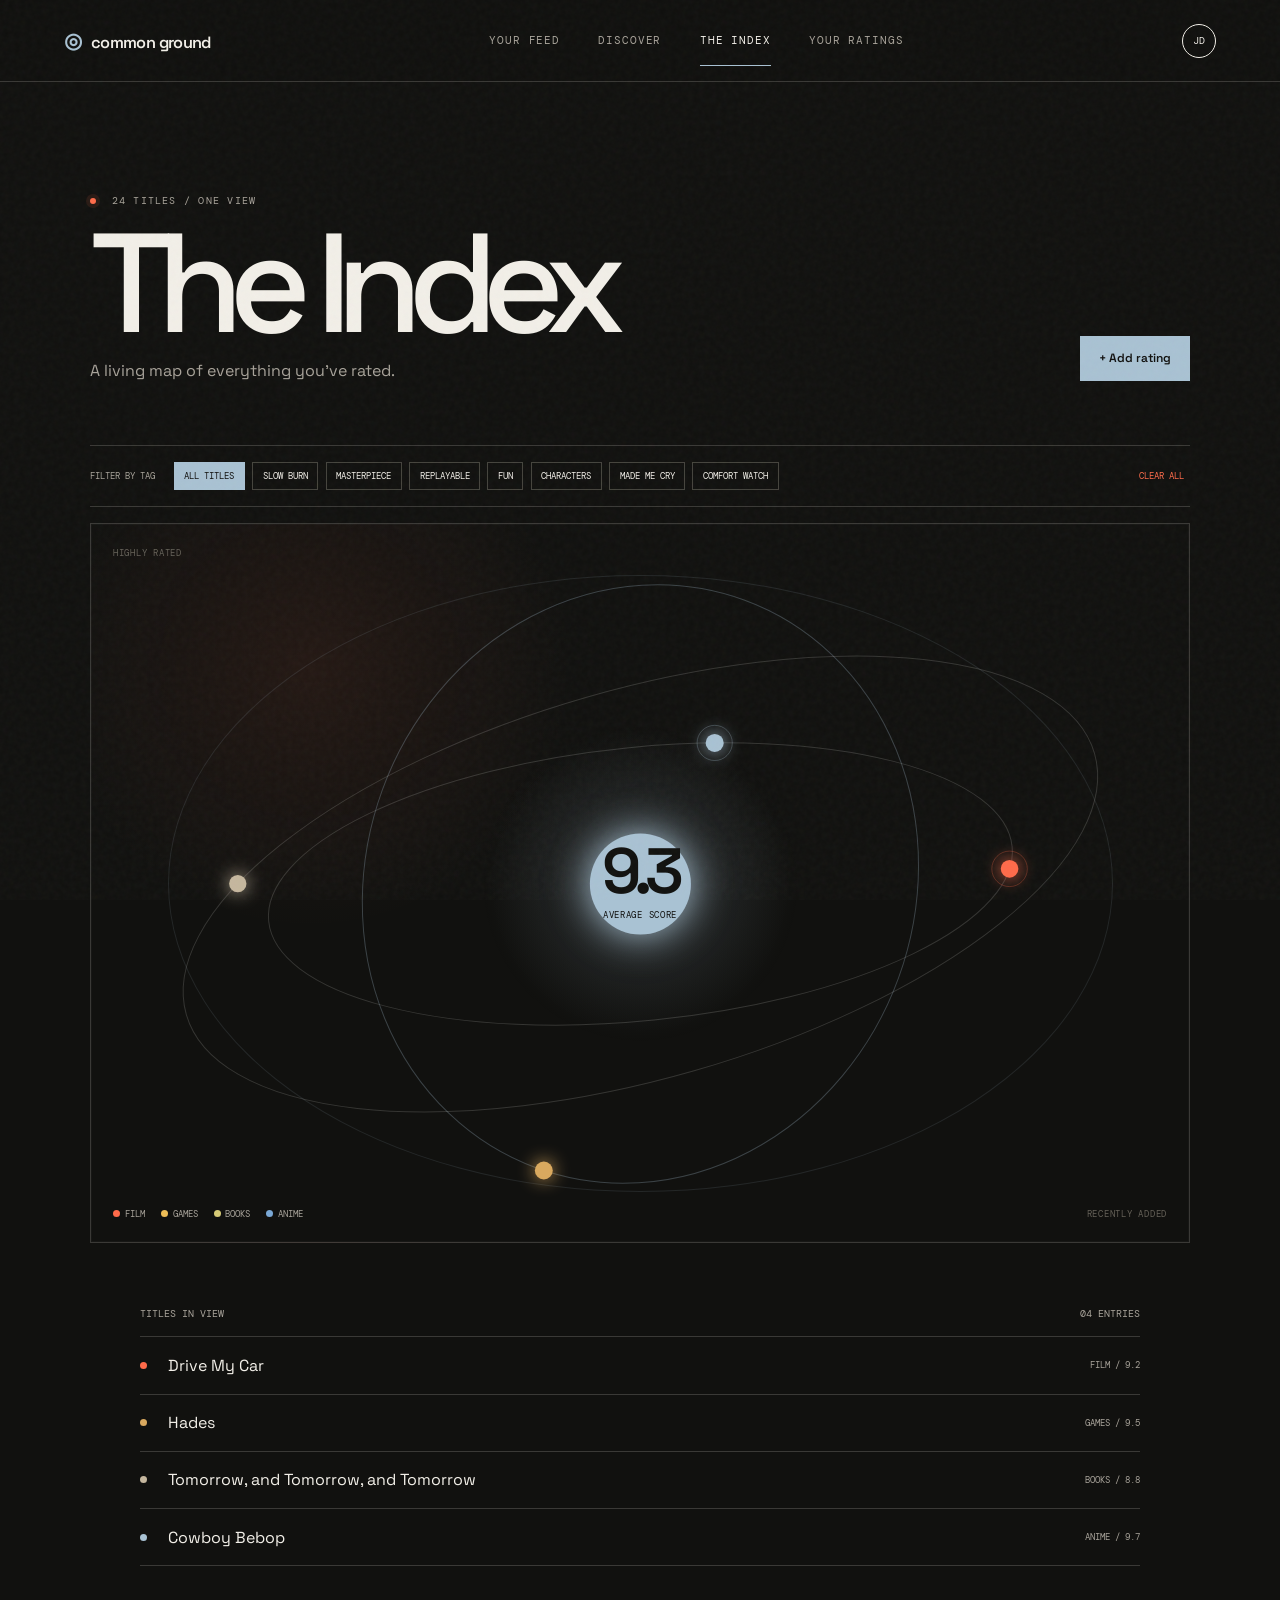
<file: map.html>
<!doctype html>
<html lang="en">
  <head>
    <meta charset="UTF-8" /><meta name="viewport" content="width=device-width, initial-scale=1.0" />
    <title>The Index — Common Ground</title>
    <link rel="preconnect" href="https://fonts.googleapis.com" /><link rel="preconnect" href="https://fonts.gstatic.com" crossorigin /><link href="https://fonts.googleapis.com/css2?family=DM+Mono:wght@400;500&family=Space+Grotesk:wght@400;500;600;700&display=swap" rel="stylesheet" /><link rel="stylesheet" href="styles.css" />
  </head>
  <body class="map-body"><div class="grain" aria-hidden="true"></div><header class="topbar"><a class="wordmark" href="index.html"><span>◎</span> common ground</a><nav class="main-nav" aria-label="Main navigation"><a href="index.html#feed">Your feed</a><a href="index.html#discover">Discover</a><a class="active" href="map.html">The Index</a><a href="index.html#profile">Your ratings</a></nav><a class="avatar" href="index.html#profile" aria-label="Open profile">JD</a></header>
    <main class="map-main"><div class="map-heading"><div><p class="eyebrow"><span class="live-dot"></span> 24 titles / one view</p><h1>The Index</h1><p>A living map of everything you’ve rated.</p></div><a class="button button-primary" href="index.html#profile">+ Add rating</a></div><div class="map-controls"><span>Filter by tag</span><div id="map-tags"></div><button id="map-clear" type="button">Clear all</button></div><section class="big-map" aria-label="Your rating map"><div class="map-axis axis-y">highly rated</div><div class="map-axis axis-x">recently added</div><canvas id="orbit-canvas" aria-label="Animated map of your ratings"></canvas><div class="orbit-core-label"><strong>9.3</strong><span>average score</span></div><div class="map-legend"><span><i class="legend-film"></i>film</span><span><i class="legend-games"></i>games</span><span><i class="legend-books"></i>books</span><span><i class="legend-anime"></i>anime</span></div><div class="orbit-tooltip" id="orbit-tooltip"></div></section><section class="map-list"><div class="map-list-heading"><span>Titles in view</span><span id="map-count">04 entries</span></div><div id="map-entries"></div></section></main><script src="map.js"></script>
  </body>
</html>
</file>
<file: styles.css>
:root { --ink:#11110f; --paper:#f2efe8; --muted:#a8a39a; --acid:#a9c2d3; --coral:#ff6b4a; --line:rgba(242,239,232,.18); --mono:'DM Mono', monospace; --sans:'Space Grotesk', sans-serif; }
* { box-sizing:border-box; }
html { scroll-behavior:smooth; }
body { margin:0; background:var(--ink); color:var(--paper); font-family:var(--sans); overflow-x:hidden; }
.grain { position:fixed; inset:0; pointer-events:none; opacity:.045; z-index:10; background-image:url("data:image/svg+xml,%3Csvg viewBox='0 0 180 180' xmlns='http://www.w3.org/2000/svg'%3E%3Cfilter id='n'%3E%3CfeTurbulence type='fractalNoise' baseFrequency='.9' numOctaves='4' stitchTiles='stitch'/%3E%3C/filter%3E%3Crect width='100%25' height='100%25' filter='url(%23n)' opacity='.8'/%3E%3C/svg%3E"); }
a { color:inherit; text-decoration:none; }
button, input { font:inherit; }
button { cursor:pointer; }
.topbar { height:82px; display:flex; align-items:center; justify-content:space-between; padding:0 5vw; border-bottom:1px solid var(--line); position:relative; z-index:2; }
.topbar-account { display:flex; align-items:center; gap:1.1rem; }
.auth-link { color:var(--muted); font:500 .62rem 'DM Mono',monospace; letter-spacing:.08em; text-transform:uppercase; text-decoration:none; }
.auth-link:hover { color:var(--ink); }
.wordmark { font-weight:600; font-size:1.02rem; letter-spacing:-.04em; text-transform:lowercase; }.wordmark span { color:var(--acid); font-size:1.3rem; margin-right:.4rem; }
.main-nav { display:flex; gap:2.4rem; color:var(--muted); font-family:var(--mono); font-size:.68rem; text-transform:uppercase; letter-spacing:.08em; }.main-nav a { padding:1.1rem 0; }.main-nav a.active,.main-nav a:hover { color:var(--paper); border-bottom:1px solid var(--acid); }
.avatar { width:34px; height:34px; border:1px solid var(--paper); color:var(--paper); background:transparent; border-radius:50%; font-family:var(--mono); font-size:.6rem; }
.hero { min-height:650px; padding:8.5rem 10vw 6.5rem; display:grid; grid-template-columns:1fr .9fr; gap:3rem; align-items:center; border-bottom:1px solid var(--line); position:relative; overflow:hidden; }.hero:after { content:''; position:absolute; width:40rem; height:40rem; border-radius:50%; right:-13rem; top:-14rem; background:var(--acid); opacity:.06; filter:blur(70px); }
.eyebrow { color:var(--muted); font-family:var(--mono); font-size:.64rem; letter-spacing:.12em; text-transform:uppercase; margin:0 0 1.4rem; }.live-dot { display:inline-block; width:6px;height:6px;border-radius:50%;background:var(--coral); margin-right:.55rem; box-shadow:0 0 0 4px rgba(255,107,74,.1); }
h1,h2,h3,p { margin-top:0; }.hero h1 { font-size:clamp(4rem,8vw,8.2rem); line-height:.86; letter-spacing:-.095em; font-weight:600; margin:0 0 2rem; }.hero h1 em, h2 em { color:var(--acid); font-style:normal; }.hero-text { color:#c3beb4; max-width:28rem; font-size:1.1rem; line-height:1.5; margin-bottom:2rem; }
.hero-actions { display:flex; gap:.8rem; align-items:center; }.button { padding:.85rem 1.15rem; border:1px solid transparent; font-size:.75rem; font-weight:600; }.button-primary { background:var(--acid); color:var(--ink); }.button-primary:hover { background:var(--paper); }.button-ghost { background:transparent; border-color:var(--line); color:var(--paper); }.button-ghost:hover { border-color:var(--acid); color:var(--acid); }
.hero-orbit { min-height:410px; position:relative; display:flex; align-items:center; justify-content:center; }.orbit-ring { position:absolute; border:1px solid var(--line); border-radius:50%; transform:rotate(-25deg); }.ring-one { width:360px; height:150px; border-color:rgba(216,255,83,.5); }.ring-two { width:270px; height:350px; border-color:rgba(255,107,74,.45); transform:rotate(42deg); }.orbit-core { width:150px; height:150px; border-radius:50%; background:var(--acid); color:var(--ink); display:flex; align-items:center; justify-content:center; text-align:center; font-size:1.1rem; line-height:.92; letter-spacing:-.06em; transform:rotate(-9deg); box-shadow:0 0 80px rgba(216,255,83,.12); }.orbit-core strong { font-weight:600; }.orbit-label { position:absolute; font-family:var(--mono); font-size:.65rem; color:var(--muted); text-transform:uppercase; }.orbit-label b { color:var(--paper); font-weight:400; }.label-one { top:16%; left:12%; }.label-two { top:34%; right:3%; color:var(--coral); }.label-three { bottom:17%; left:5%; }.label-four { bottom:7%; right:18%; color:var(--acid); }.label-five { top:7%; right:25%; }
.content-section { padding:7rem 10vw; }.section-heading,.add-section { display:flex; justify-content:space-between; align-items:end; gap:2rem; }.section-heading h2,.add-section h2 { font-size:clamp(2.3rem,4vw,4.4rem); line-height:.9; letter-spacing:-.08em; font-weight:500; margin:0; }.text-button { color:var(--paper); background:none; border:0; border-bottom:1px solid var(--line); padding:0 0 .55rem; font-family:var(--mono); font-size:.65rem; text-transform:uppercase; letter-spacing:.08em; }.text-button:hover { color:var(--acid); border-color:var(--acid); }
.filters { display:flex; gap:0; margin:4.2rem 0 2rem; border-bottom:1px solid var(--line); overflow:auto; }.filter { color:var(--muted); background:none; border:0; padding:0 1.5rem 1rem 0; margin-right:1.5rem; font-family:var(--mono); font-size:.68rem; text-transform:uppercase; white-space:nowrap; }.filter span { color:#69655e; margin-left:.3rem; }.filter.active,.filter:hover { color:var(--acid); }.filter.active { border-bottom:1px solid var(--acid); }
.media-grid { display:grid; grid-template-columns:repeat(4,1fr); gap:1.2rem; }.media-card { transition:transform .3s ease, opacity .3s ease; }.media-card:hover { transform:translateY(-7px); }.media-card.hidden { display:none; }.poster { height:340px; display:flex; flex-direction:column; justify-content:space-between; padding:1.15rem; position:relative; overflow:hidden; }.poster:after { content:''; position:absolute; inset:0; pointer-events:none; background:linear-gradient(180deg,rgba(0,0,0,.05),rgba(0,0,0,.48)); }.poster > * { position:relative; z-index:1; }.poster strong { font-size:2.1rem; line-height:.88; letter-spacing:-.08em; font-weight:600; }.poster-small,.poster-meta { font-family:var(--mono); font-size:.56rem; text-transform:uppercase; letter-spacing:.06em; }.poster-meta { opacity:.72; }.poster-drive { color:#eee6d6; background:linear-gradient(145deg,#b36b3b 0 28%,#263431 29% 68%,#0c1312 69%); }.poster-drive strong { font-size:3.3rem; align-self:center; margin-top:3rem; text-align:center; }.poster-hades { color:#ffd777; background:radial-gradient(circle at 45% 25%,#e85336,#752c2e 34%,#201523 72%); }.poster-hades:before { content:''; position:absolute; inset:18% 15%; border:1px solid #ffd777; border-radius:50% 50% 42% 42%; transform:rotate(20deg); }.poster-symbol { font-size:4rem; align-self:center; }.poster-hades strong { align-self:center; font-size:2.8rem; letter-spacing:.04em; }.poster-tomorrow { color:#1c1b16; background:#d6cb76; }.poster-tomorrow:after { background:linear-gradient(180deg,transparent 50%,rgba(255,255,255,.2)); }.poster-tomorrow strong { font-size:2.25rem; }.poster-cowboy { color:#eeebe1; background:linear-gradient(135deg,#182a38,#0d1823 54%,#cb5c3d); }.poster-cowboy:before { content:''; position:absolute; width:190px;height:190px; border-radius:50%; right:-20px;top:54px; background:#e8c784; opacity:.8; }.poster-cowboy strong { font-size:2.45rem; align-self:center; margin-top:1rem; }.card-meta { display:flex; justify-content:space-between; align-items:center; padding:1rem 0 .7rem; border-bottom:1px solid var(--line); }.type-tag,.rating { font-family:var(--mono); font-size:.58rem; letter-spacing:.08em; }.film-tag { color:var(--coral); }.games-tag { color:#eebd57; }.books-tag { color:#d6cb76; }.anime-tag { color:#7aa8d5; }.rating b { color:var(--acid); letter-spacing:-.18em; margin-right:.4rem; }.rating i { color:#5c5a51; font-style:normal; }.media-card h3 { font-size:1.1rem; line-height:1; letter-spacing:-.04em; margin:1rem 0 .4rem; }.media-card p { color:var(--muted); font-size:.75rem; margin:0; }
.catalog-search { display:flex; align-items:center; gap:1rem; margin:2.3rem 0 .8rem; padding:1rem 0; border-top:1px solid var(--line); border-bottom:1px solid var(--line); }.catalog-search .search-icon { color:var(--acid); font-size:1.5rem; }.catalog-search input { flex:1; min-width:0; background:none; border:0; outline:0; color:var(--paper); font-size:1.1rem; }.catalog-search input::placeholder { color:#666259; }.catalog-search select { color:var(--muted); background:var(--ink); border:0; font-family:var(--mono); font-size:.63rem; text-transform:uppercase; outline:0; }.catalog-search button { background:var(--acid); color:var(--ink); border:0; padding:.7rem 1rem; font-size:.7rem; font-weight:600; }.catalog-search button span { margin-left:1rem; }.search-status { min-height:1.2rem; color:var(--muted); font-family:var(--mono); font-size:.62rem; text-transform:uppercase; letter-spacing:.06em; }.search-results { display:grid; grid-template-columns:repeat(4,1fr); gap:1rem; margin:1rem 0 2.2rem; }.search-results:empty { display:none; }.result { display:grid; grid-template-columns:58px 1fr; gap:.8rem; min-height:78px; border:1px solid var(--line); padding:.65rem; cursor:pointer; }.result:hover { border-color:var(--acid); }.result img { width:58px; height:78px; object-fit:cover; background:#282823; }.result-copy { min-width:0; }.result-title { font-size:.85rem; line-height:1; letter-spacing:-.03em; margin:.1rem 0 .45rem; }.result-meta { color:var(--muted); font-family:var(--mono); font-size:.55rem; text-transform:uppercase; line-height:1.35; }
.quote-section { padding:8rem 10vw; border-top:1px solid var(--line); border-bottom:1px solid var(--line); background:var(--paper); color:var(--ink); position:relative; }.quote-mark { color:var(--coral); font-size:8rem; line-height:.4; position:absolute; top:7rem; left:10vw; }.quote-section blockquote { margin:0 auto 2.5rem; max-width:850px; font-size:clamp(2.8rem,6vw,6rem); line-height:.9; letter-spacing:-.09em; font-weight:500; text-align:center; }.quote-section blockquote em { color:var(--coral); font-style:normal; }.quote-section p { text-align:center; font-family:var(--mono); font-size:.62rem; text-transform:uppercase; letter-spacing:.1em; }
.profile-section { padding:7rem 10vw; border-bottom:1px solid var(--line); }.profile-heading { align-items:end; }.profile-handle { color:var(--muted); font-family:var(--mono); font-size:.62rem; text-transform:uppercase; }.profile-dashboard { display:grid; grid-template-columns:repeat(3,1fr) 1.4fr; gap:0; margin-top:3.5rem; border-top:1px solid var(--line); border-bottom:1px solid var(--line); }.stat-block { min-height:170px; padding:1.5rem 1.5rem 1.5rem 0; border-right:1px solid var(--line); display:flex; flex-direction:column; justify-content:space-between; }.stat-value { color:var(--acid); font-size:3.8rem; line-height:.9; letter-spacing:-.09em; }.stat-label,.breakdown-title { color:var(--muted); font-family:var(--mono); font-size:.6rem; text-transform:uppercase; letter-spacing:.07em; }.breakdown,.top-rated { padding:1.5rem 0 1.5rem 1.5rem; }.breakdown { grid-column:4; grid-row:1 / span 2; border-left:1px solid var(--line); }.top-rated { grid-column:1 / span 3; border-top:1px solid var(--line); margin-top:0; }.breakdown-title { display:flex; justify-content:space-between; margin-bottom:1.5rem; }.bar-row { display:grid; grid-template-columns:62px 1fr 22px; gap:.7rem; align-items:center; margin:.85rem 0; font-size:.75rem; }.bar-row i { height:4px; background:#373732; }.bar-row i b { display:block; height:100%; width:50%; background:var(--acid); }.bar-row:nth-of-type(3) i b { background:var(--coral); }.bar-row strong,.top-rated li b { color:var(--paper); font-family:var(--mono); font-size:.6rem; font-weight:400; }.top-rated ol { display:grid; grid-template-columns:repeat(3,1fr); gap:1rem; padding:0; margin:0; list-style-position:inside; }.top-rated li { color:var(--muted); font-size:.73rem; }.top-rated li b { float:right; color:var(--acid); }
.index-section { padding:7rem 10vw; border-bottom:1px solid var(--line); }.index-layout { display:grid; grid-template-columns:1.15fr .85fr; gap:2rem; margin-top:3.5rem; }.index-graph { min-height:430px; border:1px solid var(--line); position:relative; background:radial-gradient(circle at center,rgba(216,255,83,.07),transparent 35%); }.index-graph svg { width:100%; height:100%; min-height:430px; }.index-graph ellipse,.index-graph line { fill:none; stroke:var(--line); stroke-width:1; }.graph-label { position:absolute; color:#6d6a62; font-family:var(--mono); font-size:.57rem; text-transform:uppercase; letter-spacing:.08em; }.graph-label-top { top:1rem; left:1rem; }.graph-label-bottom { bottom:1rem; right:1rem; }.graph-center-value { fill:var(--acid); font:500 38px var(--sans); letter-spacing:-.08em; }.graph-center-label { fill:var(--muted); font:8px var(--mono); letter-spacing:.1em; }.graph-node { cursor:pointer; stroke:var(--ink); stroke-width:3; transition:r .2s ease; }.graph-node:hover { r:10; stroke:var(--paper); }.graph-legend { display:flex; gap:1rem; position:absolute; bottom:1rem; left:1rem; color:var(--muted); font-family:var(--mono); font-size:.56rem; text-transform:uppercase; }.graph-legend i { display:inline-block; width:7px; height:7px; border-radius:50%; margin-right:.3rem; }.legend-film { background:var(--coral); }.legend-games { background:#eebd57; }.legend-books { background:#d6cb76; }.legend-anime { background:#7aa8d5; }.index-list-panel { border-top:1px solid var(--line); }.tag-heading { display:flex; justify-content:space-between; padding:1rem 0; color:var(--muted); font-family:var(--mono); font-size:.6rem; text-transform:uppercase; }.tag-heading button { color:var(--acid); background:none; border:0; font:inherit; text-transform:uppercase; }.tag-list { display:flex; flex-wrap:wrap; gap:.45rem; padding-bottom:1rem; border-bottom:1px solid var(--line); }.tag-chip { color:var(--paper); border:1px solid #45443d; background:none; padding:.45rem .6rem; font-family:var(--mono); font-size:.57rem; text-transform:uppercase; }.tag-chip.active,.tag-chip:hover { color:var(--ink); background:var(--acid); border-color:var(--acid); }.index-list { max-height:355px; overflow:auto; }.index-item { display:grid; grid-template-columns:1fr auto; gap:1rem; padding:1rem 0; border-bottom:1px solid var(--line); }.index-item h3 { margin:0 0 .35rem; font-size:.92rem; letter-spacing:-.03em; }.index-item p { margin:0; color:var(--muted); font-family:var(--mono); font-size:.58rem; text-transform:uppercase; }.index-item strong { color:var(--acid); font-size:1.2rem; font-weight:500; }.item-tags { margin-top:.55rem; color:var(--coral); font-family:var(--mono); font-size:.55rem; text-transform:uppercase; }
.status-lists { display:grid; grid-template-columns:repeat(4,1fr); gap:1px; background:var(--line); margin-top:1px; }.status-list { background:var(--ink); min-height:145px; padding:1.3rem; }.status-list > div { display:flex; align-items:center; gap:.55rem; font-family:var(--mono); font-size:.58rem; text-transform:uppercase; color:var(--muted); }.status-list > div b { margin-left:auto; color:var(--paper); font-weight:400; }.status-dot { width:7px; height:7px; border-radius:50%; display:inline-block; }.dot-want { background:#d6cb76; }.dot-progress { background:#7aa8d5; }.dot-finished { background:var(--acid); }.dot-dropped { background:var(--coral); }.status-list ul { list-style:none; padding:0; margin:1.8rem 0 0; }.status-list li { color:var(--paper); font-size:.82rem; overflow:hidden; text-overflow:ellipsis; white-space:nowrap; margin:.45rem 0; }.status-list li:only-child { color:#646158; font-family:var(--mono); font-size:.58rem; text-transform:uppercase; }
.map-body { min-height:100vh; background:var(--ink); }.map-main { padding:7rem 7vw 5rem; }.map-heading { display:flex; justify-content:space-between; align-items:end; gap:2rem; margin-bottom:4rem; }.map-heading h1 { font-size:clamp(5rem,11vw,11rem); line-height:.78; letter-spacing:-.11em; font-weight:500; margin:0 0 1.3rem; }.map-heading p:not(.eyebrow) { color:var(--muted); font-size:1rem; margin:0; }.map-controls { display:flex; align-items:center; gap:1.2rem; border-top:1px solid var(--line); border-bottom:1px solid var(--line); padding:1rem 0; }.map-controls > span,.map-controls > button { color:var(--muted); font-family:var(--mono); font-size:.58rem; text-transform:uppercase; }.map-controls > button { margin-left:auto; border:0; background:none; color:var(--coral); }.map-controls #map-tags { display:flex; flex-wrap:wrap; gap:.45rem; }.big-map { min-height:650px; margin-top:1rem; border:1px solid var(--line); position:relative; background:radial-gradient(circle at center,rgba(216,255,83,.1),transparent 34%),linear-gradient(120deg,rgba(255,107,74,.025),transparent 55%); overflow:hidden; }.big-map:before { content:''; position:absolute; inset:12%; border:1px solid rgba(216,255,83,.08); border-radius:50%; animation:map-pulse 7s ease-in-out infinite; }.big-map svg { display:block; width:100%; height:auto; min-height:650px; }.big-map ellipse,.big-map line { fill:none; stroke:var(--line); stroke-width:1; }.big-node { cursor:pointer; transform-box:fill-box; transform-origin:center; animation:node-float 4s ease-in-out var(--node-delay) infinite; }.big-node:hover { stroke:var(--paper); stroke-width:3; }.map-axis { position:absolute; z-index:1; color:#656158; font: .58rem var(--mono); text-transform:uppercase; letter-spacing:.08em; }.axis-y { top:1.4rem; left:1.4rem; }.axis-x { right:1.4rem; bottom:1.4rem; }.map-legend { position:absolute; left:1.4rem; bottom:1.4rem; display:flex; gap:1rem; color:var(--muted); font: .58rem var(--mono); text-transform:uppercase; }.map-legend i { display:inline-block; width:7px; height:7px; border-radius:50%; margin-right:.3rem; }.map-list { max-width:900px; margin:4rem auto 0; }.map-list-heading { display:flex; justify-content:space-between; color:var(--muted); font: .62rem var(--mono); text-transform:uppercase; border-bottom:1px solid var(--line); padding-bottom:1rem; }.map-entry { display:grid; grid-template-columns:12px 1fr auto; gap:1rem; align-items:center; border-bottom:1px solid var(--line); padding:1.1rem 0; font-size:1rem; }.map-entry-dot { width:7px; height:7px; border-radius:50%; }.map-entry small { color:var(--muted); font: .58rem var(--mono); text-transform:uppercase; }
@keyframes node-float { 0%,100% { transform:translate(0,0); } 50% { transform:translate(0,-7px); } } @keyframes map-pulse { 0%,100% { transform:scale(.98); opacity:.5; } 50% { transform:scale(1.02); opacity:1; } }
.add-section { padding:7rem 10vw 9rem; align-items:center; }.quick-add { width:min(100%,390px); }.quick-add label { display:block; color:var(--muted); font-family:var(--mono); font-size:.62rem; text-transform:uppercase; margin-bottom:.8rem; }.input-row { display:flex; border-bottom:1px solid var(--paper); }.input-row input { flex:1; min-width:0; padding:.7rem 0; background:none; color:var(--paper); border:0; outline:0; font-size:1.05rem; }.input-row input::placeholder { color:#5f5d56; }.input-row button { background:none; border:0; color:var(--acid); font-size:1.5rem; padding:0; }.form-note { color:#656158; font-family:var(--mono); font-size:.6rem; margin-top:1rem; }.form-note span { color:var(--paper); border:1px solid var(--line); padding:.2rem .35rem; margin-right:.3rem; }
.footer { padding:1.5rem 5vw; border-top:1px solid var(--line); display:flex; justify-content:space-between; color:#6d6a62; font-family:var(--mono); font-size:.58rem; text-transform:uppercase; letter-spacing:.06em; }.toast { position:fixed; left:50%; bottom:2rem; transform:translate(-50%,150%); background:var(--acid); color:var(--ink); padding:.9rem 1.1rem; font-family:var(--mono); font-size:.68rem; z-index:20; transition:transform .3s ease; }.toast.show { transform:translate(-50%,0); }
.modal-backdrop { position:fixed; inset:0; z-index:15; display:grid; place-items:center; padding:1rem; background:rgba(17,17,15,.82); backdrop-filter:blur(8px); }.modal-backdrop[hidden] { display:none; }.rating-modal { width:min(100%,980px); padding:3rem 5vw; background:var(--paper); color:var(--ink); position:relative; box-shadow:0 20px 90px rgba(0,0,0,.4); }.rating-modal .eyebrow { color:#777168; }.rating-modal h2 { font-size:clamp(3.5rem,7vw,7rem); line-height:.86; letter-spacing:-.09em; margin:0 0 2.5rem; }.rating-modal h2 em { color:var(--coral); }.modal-close { position:absolute; right:1.3rem; top:1rem; border:0; background:none; color:var(--ink); font-size:1.8rem; line-height:1; }.rating-modal label { display:block; font-family:var(--mono); font-size:.6rem; text-transform:uppercase; letter-spacing:.07em; margin:1.15rem 0 .45rem; }.rating-modal label span { color:#8a857b; text-transform:none; }.rating-modal input,.rating-modal select,.rating-modal textarea { width:100%; border:0; border-bottom:1px solid #aaa49a; background:transparent; color:var(--ink); padding:.55rem 0; outline:0; font-size:1rem; border-radius:0; resize:vertical; }.rating-modal input:focus,.rating-modal select:focus,.rating-modal textarea:focus { border-color:var(--coral); }.rating-form-grid { display:grid; grid-template-columns:1fr 1fr; gap:5vw; }.modal-fields { display:grid; grid-template-columns:1fr 1fr; gap:1.5rem; }.score-panel { border-left:1px solid #c1bbb0; padding-left:2rem; }.score-panel output { float:right; color:var(--coral); font-size:2rem; font-family:var(--sans); letter-spacing:-.08em; }.score-range { accent-color:var(--coral); padding:0!important; border:0!important; margin:1.5rem 0 .4rem; }.score-scale { display:flex; justify-content:space-between; color:#8a857b; font-family:var(--mono); font-size:.56rem; text-transform:uppercase; }.tag-options { display:flex; flex-wrap:wrap; gap:.5rem; }.tag-options label { border:1px solid #b8b2a8; padding:.55rem .7rem; margin:0; cursor:pointer; }.tag-options input,.check-label input { width:auto; margin-right:.4rem; accent-color:var(--coral); }.check-label { display:flex; align-items:center; }.modal-submit { margin-top:2rem; width:100%; display:flex; justify-content:space-between; }.modal-submit span { font-size:1.1rem; }.poster-user { color:var(--paper); background:linear-gradient(135deg,#252522,#545b38 52%,#ff6b4a); }.poster-user strong { max-width:95%; overflow-wrap:anywhere; }
.detail-modal { width:min(100%,720px); padding:2rem; background:var(--paper); color:var(--ink); position:relative; box-shadow:0 20px 90px rgba(0,0,0,.4); }.detail-layout { display:grid; grid-template-columns:220px 1fr; gap:2rem; align-items:stretch; }.detail-cover { min-height:310px; background:#dad5ca; }.detail-cover img { width:100%; height:100%; min-height:310px; object-fit:cover; }.detail-copy { padding:1rem 2rem 1rem 0; display:flex; flex-direction:column; align-items:flex-start; }.detail-copy .eyebrow { color:#777168; }.detail-copy h2 { font-size:clamp(2.8rem,6vw,5.4rem); line-height:.85; letter-spacing:-.09em; margin:.5rem 0 1rem; overflow-wrap:anywhere; }.detail-description { color:#6e6a61; font-size:.9rem; line-height:1.4; max-width:22rem; }.detail-copy label { margin-top:auto; font-family:var(--mono); font-size:.6rem; text-transform:uppercase; }.detail-copy select { width:100%; padding:.65rem 0; border:0; border-bottom:1px solid #aaa49a; background:transparent; color:var(--ink); }.detail-rate { margin-top:1.2rem; width:100%; display:flex; justify-content:space-between; }
@media (max-width:900px) { .hero { padding:6rem 6vw 4rem; grid-template-columns:1fr; }.hero-orbit { min-height:300px; }.content-section,.quote-section,.add-section { padding-left:6vw; padding-right:6vw; }.media-grid { grid-template-columns:repeat(2,1fr); }.poster { height:320px; } }
@media (max-width:600px) { .topbar { padding:0 5vw; height:70px; }.main-nav { gap:1rem; font-size:.56rem; }.main-nav a:nth-child(2) { display:none; }.hero { padding-top:5rem; min-height:auto; }.hero h1 { font-size:4.4rem; }.hero-text { font-size:.95rem; }.hero-actions { flex-wrap:wrap; }.hero-orbit { transform:scale(.82); margin:-1rem -2rem -2rem; }.content-section { padding-top:5rem; }.section-heading,.add-section,.profile-heading { display:block; }.text-button { margin-top:1.7rem; }.filters { margin-top:3rem; }.catalog-search { gap:.6rem; flex-wrap:wrap; }.catalog-search input { order:2; flex-basis:calc(100% - 2.5rem); }.catalog-search select { order:3; flex:1; }.catalog-search button { order:4; }.search-results { grid-template-columns:1fr; }.media-grid { grid-template-columns:1fr 1fr; gap:1rem .75rem; }.poster { height:235px; padding:.8rem; }.poster strong,.poster-tomorrow strong { font-size:1.55rem; }.poster-drive strong { font-size:2rem; }.poster-cowboy strong { font-size:1.7rem; }.poster-symbol { font-size:2.5rem; }.media-card h3 { font-size:.9rem; }.media-card p { font-size:.65rem; }.card-meta { display:block; }.rating { display:block; margin-top:.5rem; }.quote-section { padding-top:6rem; padding-bottom:6rem; }.quote-mark { left:6vw; top:5rem; }.index-section { padding:5rem 6vw; }.index-layout { grid-template-columns:1fr; gap:2rem; }.index-graph,.index-graph svg { min-height:330px; }.graph-legend { gap:.55rem; }.profile-section { padding:5rem 6vw; }.profile-dashboard { grid-template-columns:1fr 1fr; }.stat-block { min-height:125px; }.stat-value { font-size:2.8rem; }.breakdown { grid-column:1 / -1; grid-row:auto; border-left:0; border-top:1px solid var(--line); padding-left:0; }.top-rated { grid-column:1 / -1; padding-left:0; }.top-rated ol { grid-template-columns:1fr; gap:.7rem; }.status-lists { grid-template-columns:1fr 1fr; }.status-list { padding:.9rem; }.status-list > div { font-size:.5rem; }.add-section { padding-top:5rem; padding-bottom:6rem; }.quick-add { margin-top:3rem; }.footer { gap:.8rem; flex-wrap:wrap; }.footer span:nth-child(2) { order:3; width:100%; }.rating-modal { padding:2rem 1.4rem; }.rating-modal h2 { font-size:2.7rem; }.rating-form-grid { grid-template-columns:1fr; gap:1rem; }.score-panel { border-left:0; border-top:1px solid #c1bbb0; padding:1rem 0 0; }.detail-modal { padding:1.2rem; }.detail-layout { grid-template-columns:1fr; gap:1.3rem; }.detail-cover,.detail-cover img { min-height:230px; height:230px; }.detail-copy { padding:0 .2rem .5rem; }.detail-copy label { margin-top:1rem; } }

/* Strong orbit motion for the dedicated map. Node positions are driven by map.js. */
.map-body .big-node { animation:none !important; transform:none !important; }
.map-body .big-map ellipse:first-of-type { transform-box:fill-box; transform-origin:center; animation:orbit-tilt 12s linear infinite; }
.map-body .big-map ellipse:nth-of-type(2) { transform-box:fill-box; transform-origin:center; animation:orbit-tilt-reverse 18s linear infinite; }
@keyframes orbit-tilt { from { transform:rotate(0deg); } to { transform:rotate(360deg); } }
@keyframes orbit-tilt-reverse { from { transform:rotate(360deg); } to { transform:rotate(0deg); } }
.map-body .big-map { min-height:720px; background:radial-gradient(circle at 50% 50%,rgba(216,255,83,.09),transparent 23%),radial-gradient(circle at 20% 20%,rgba(255,107,74,.08),transparent 25%),#11110f; }.map-body #orbit-canvas { position:absolute; inset:0; width:100%; height:100%; min-height:720px; }.map-body .orbit-core-label { pointer-events:none; position:absolute; left:50%; top:50%; transform:translate(-50%,-50%); display:flex; flex-direction:column; align-items:center; color:#11110f; z-index:2; }.orbit-core-label strong { font-size:clamp(2.4rem,5vw,4.4rem); line-height:.8; letter-spacing:-.1em; font-weight:600; }.orbit-core-label span { margin-top:.7rem; font: .55rem var(--mono); text-transform:uppercase; letter-spacing:.08em; }.map-body .big-map:before { inset:7%; border-color:rgba(216,255,83,.12); }.orbit-tooltip { position:absolute; z-index:3; pointer-events:none; opacity:0; transform:translateY(5px); transition:opacity .15s ease,transform .15s ease; padding:.55rem .7rem; color:var(--ink); background:var(--acid); font: .6rem var(--mono); text-transform:uppercase; white-space:nowrap; }.orbit-tooltip.visible { opacity:1; transform:translateY(0); }.map-body .map-list { max-width:1000px; }.map-body .map-heading h1 { color:var(--paper); }
.profile-main { padding:7rem 10vw 8rem; }.profile-hero { display:grid; grid-template-columns:130px 1fr auto; gap:2.2rem; align-items:center; padding-bottom:4rem; border-bottom:1px solid var(--line); }.profile-avatar { width:130px; height:130px; border-radius:50%; background:var(--acid); color:var(--ink); display:grid; place-items:center; font-size:3rem; letter-spacing:-.12em; }.profile-intro h1 { margin:0 0 .6rem; font-size:clamp(3.4rem,7vw,7rem); line-height:.8; letter-spacing:-.1em; font-weight:500; }.profile-intro h1 em { color:var(--coral); font-style:normal; }.profile-intro > p:not(.eyebrow) { color:var(--muted); margin:0; }.profile-actions { display:flex; gap:.7rem; margin-top:1.5rem; }.profile-join { display:flex; flex-direction:column; gap:.45rem; color:var(--muted); font: .6rem var(--mono); text-transform:uppercase; text-align:right; }.profile-join strong { color:var(--acid); font:500 2rem var(--sans); letter-spacing:-.08em; }.profile-stats { display:grid; grid-template-columns:repeat(4,1fr); border-bottom:1px solid var(--line); }.profile-stats > div { display:flex; flex-direction:column; gap:.8rem; padding:2rem 1.5rem 2rem 0; border-right:1px solid var(--line); }.profile-stats > div:not(:first-child) { padding-left:1.5rem; }.profile-stats strong { font-size:3rem; line-height:.8; letter-spacing:-.09em; color:var(--acid); }.profile-stats span { color:var(--muted); font: .6rem var(--mono); text-transform:uppercase; }.profile-content { display:grid; grid-template-columns:1.5fr .8fr; gap:5rem; padding-top:6rem; }.profile-section-title h2 { font-size:2.5rem; line-height:.9; letter-spacing:-.08em; font-weight:500; margin:0 0 2rem; }.profile-favorites { display:grid; grid-template-columns:1.3fr 1fr; grid-template-rows:180px 180px; gap:1rem; }.favorite { padding:1rem; display:flex; flex-direction:column; justify-content:space-between; position:relative; overflow:hidden; }.favorite span,.favorite small { font: .58rem var(--mono); text-transform:uppercase; position:relative; z-index:1; }.favorite strong { font-size:2.5rem; line-height:.83; letter-spacing:-.09em; position:relative; z-index:1; }.favorite-main { grid-row:span 2; color:var(--paper); background:linear-gradient(145deg,#182a38,#cb5c3d); }.favorite-main:after { content:'✦'; position:absolute; right:1rem; top:1rem; color:var(--acid); font-size:5rem; opacity:.6; }.favorite-second { background:var(--acid); color:var(--ink); }.favorite-third { color:var(--paper); background:#494b40; }.profile-side { border-left:1px solid var(--line); padding-left:2rem; }.profile-tags { display:flex; flex-wrap:wrap; gap:.5rem; margin-bottom:5rem; }.profile-tags span { border:1px solid var(--line); padding:.6rem .7rem; color:var(--paper); font: .6rem var(--mono); text-transform:uppercase; }.profile-tags b { color:var(--acid); font-weight:400; margin-left:.3rem; }.activity-title { margin-top:1rem; }.activity-row { display:flex; justify-content:space-between; gap:1rem; padding:.9rem 0; border-bottom:1px solid var(--line); font-size:.8rem; }.activity-row span { overflow:hidden; text-overflow:ellipsis; white-space:nowrap; }.activity-row b { color:var(--acid); font: .7rem var(--mono); }
@media (max-width:700px) { .map-body .big-map { min-height:520px; }.map-body #orbit-canvas { min-height:520px; }.map-body .big-map { height:520px; }.profile-main { padding:5rem 6vw 6rem; }.profile-hero { grid-template-columns:1fr; gap:1.5rem; }.profile-avatar { width:82px; height:82px; font-size:2rem; }.profile-join { text-align:left; flex-direction:row; align-items:center; flex-wrap:wrap; }.profile-stats { grid-template-columns:1fr 1fr; }.profile-stats > div,.profile-stats > div:not(:first-child) { padding:1.3rem 1rem 1.3rem 0; }.profile-stats > div:nth-child(even) { padding-left:1rem; }.profile-stats strong { font-size:2.2rem; }.profile-content { display:block; padding-top:4rem; }.profile-favorites { grid-template-rows:150px 150px; }.favorite strong { font-size:2rem; }.profile-side { border-left:0; border-top:1px solid var(--line); padding:3rem 0 0; margin-top:4rem; }.profile-tags { margin-bottom:3rem; } }

/* Final polish: a tighter editorial system with clearer affordances and calmer rhythm. */
::selection { background:var(--acid); color:var(--ink); }
:focus-visible { outline:2px solid var(--acid); outline-offset:4px; }
.topbar { background:rgba(17,17,15,.92); backdrop-filter:blur(14px); position:sticky; top:0; }
.auth-link { transition:color .2s ease; }
.auth-link:hover { color:var(--acid); }
.avatar { display:grid; place-items:center; transition:background .2s ease,color .2s ease,border-color .2s ease; }
.avatar:hover { background:var(--acid); color:var(--ink); border-color:var(--acid); }
.button,.filter,.tag-chip,.catalog-search button,.result { transition:background .2s ease,color .2s ease,border-color .2s ease,transform .2s ease; }
.button-primary:hover { transform:translateY(-2px); }
.content-section,.profile-section,.index-section,.add-section { max-width:1500px; margin:0 auto; }
.media-grid { gap:2rem 1.25rem; }
.poster { box-shadow:inset 0 0 0 1px rgba(242,239,232,.08); }
.media-card h3 { font-weight:500; }
.catalog-search { margin-top:3rem; }
.search-results { gap:.75rem; }
.result { background:rgba(242,239,232,.025); }
.result:hover { transform:translateY(-2px); }
.index-graph,.big-map { box-shadow:inset 0 0 0 1px rgba(242,239,232,.025); }
.status-list { transition:background .2s ease; }
.status-list:hover { background:#181815; }
.rating-modal,.detail-modal { box-shadow:0 24px 80px rgba(0,0,0,.45); }
.rating-modal input:not([type="checkbox"]),.rating-modal select,.rating-modal textarea { border-radius:0; }
.profile-favorites .favorite { transition:transform .25s ease,filter .25s ease; }
.profile-favorites .favorite:hover { transform:translateY(-4px); filter:saturate(1.08); }
.auth-body { min-height:100vh; display:grid; place-items:center; padding:2rem; background:radial-gradient(circle at 78% 20%,rgba(216,255,83,.08),transparent 28%),var(--ink); }
.auth-page { width:min(100%,520px); }
.auth-page > .wordmark { display:block; margin-bottom:3rem; }
.auth-card { border-top:1px solid var(--line); border-bottom:1px solid var(--line); padding:3rem 0; }
.auth-card h1 { font-size:clamp(3.8rem,10vw,6.8rem); line-height:.82; letter-spacing:-.1em; margin:0 0 1.3rem; font-weight:500; }
.auth-card h1 em { color:var(--acid); font-style:normal; }
.auth-copy { max-width:27rem; color:var(--muted); line-height:1.5; margin-bottom:2.5rem; }
.auth-card label { display:block; margin:1.2rem 0 .45rem; color:var(--muted); font: .62rem var(--mono); text-transform:uppercase; letter-spacing:.08em; }
.auth-card input { width:100%; padding:.85rem 0; color:var(--paper); background:none; border:0; border-bottom:1px solid var(--line); outline:0; }
.auth-card input:focus { border-color:var(--acid); }
.auth-submit { width:100%; display:flex; justify-content:space-between; margin-top:2rem; }
.auth-switch { margin-top:1.2rem; padding:0; color:var(--muted); background:none; border:0; font: .62rem var(--mono); text-transform:uppercase; }
.auth-switch:hover { color:var(--acid); }
.auth-status { min-height:1.2rem; margin:1.2rem 0 0; color:var(--acid); font: .65rem var(--mono); }
.hero-search { width:min(100%,640px); margin:2.6rem 0 0; padding:1rem 0; border-top:1px solid rgba(242,239,232,.28); border-bottom:1px solid rgba(242,239,232,.28); }
.hero-search input { font-size:1rem; }
.hero-search button { padding:.78rem 1.1rem; }
@media (max-width:700px) { .topbar { gap:1rem; }.wordmark { white-space:nowrap; }.main-nav { flex:1; justify-content:center; overflow:hidden; }.main-nav a { white-space:nowrap; }.auth-link { display:none; }.hero h1 { max-width:8ch; }.media-grid { gap:1.5rem .75rem; }.profile-favorites { gap:.7rem; }.auth-body { padding:1.3rem; }.auth-page > .wordmark { margin-bottom:2rem; } }
.ring-one { border-color:rgba(169,194,211,.5); }
.orbit-core { box-shadow:0 0 80px rgba(169,194,211,.12); }
.map-body .big-map { background:radial-gradient(circle at 50% 50%,rgba(169,194,211,.09),transparent 23%),radial-gradient(circle at 20% 20%,rgba(255,107,74,.08),transparent 25%),#11110f; }
.map-body .big-map:before { border-color:rgba(169,194,211,.12); }
.auth-body { background:radial-gradient(circle at 78% 20%,rgba(169,194,211,.08),transparent 28%),var(--ink); }
</file>
